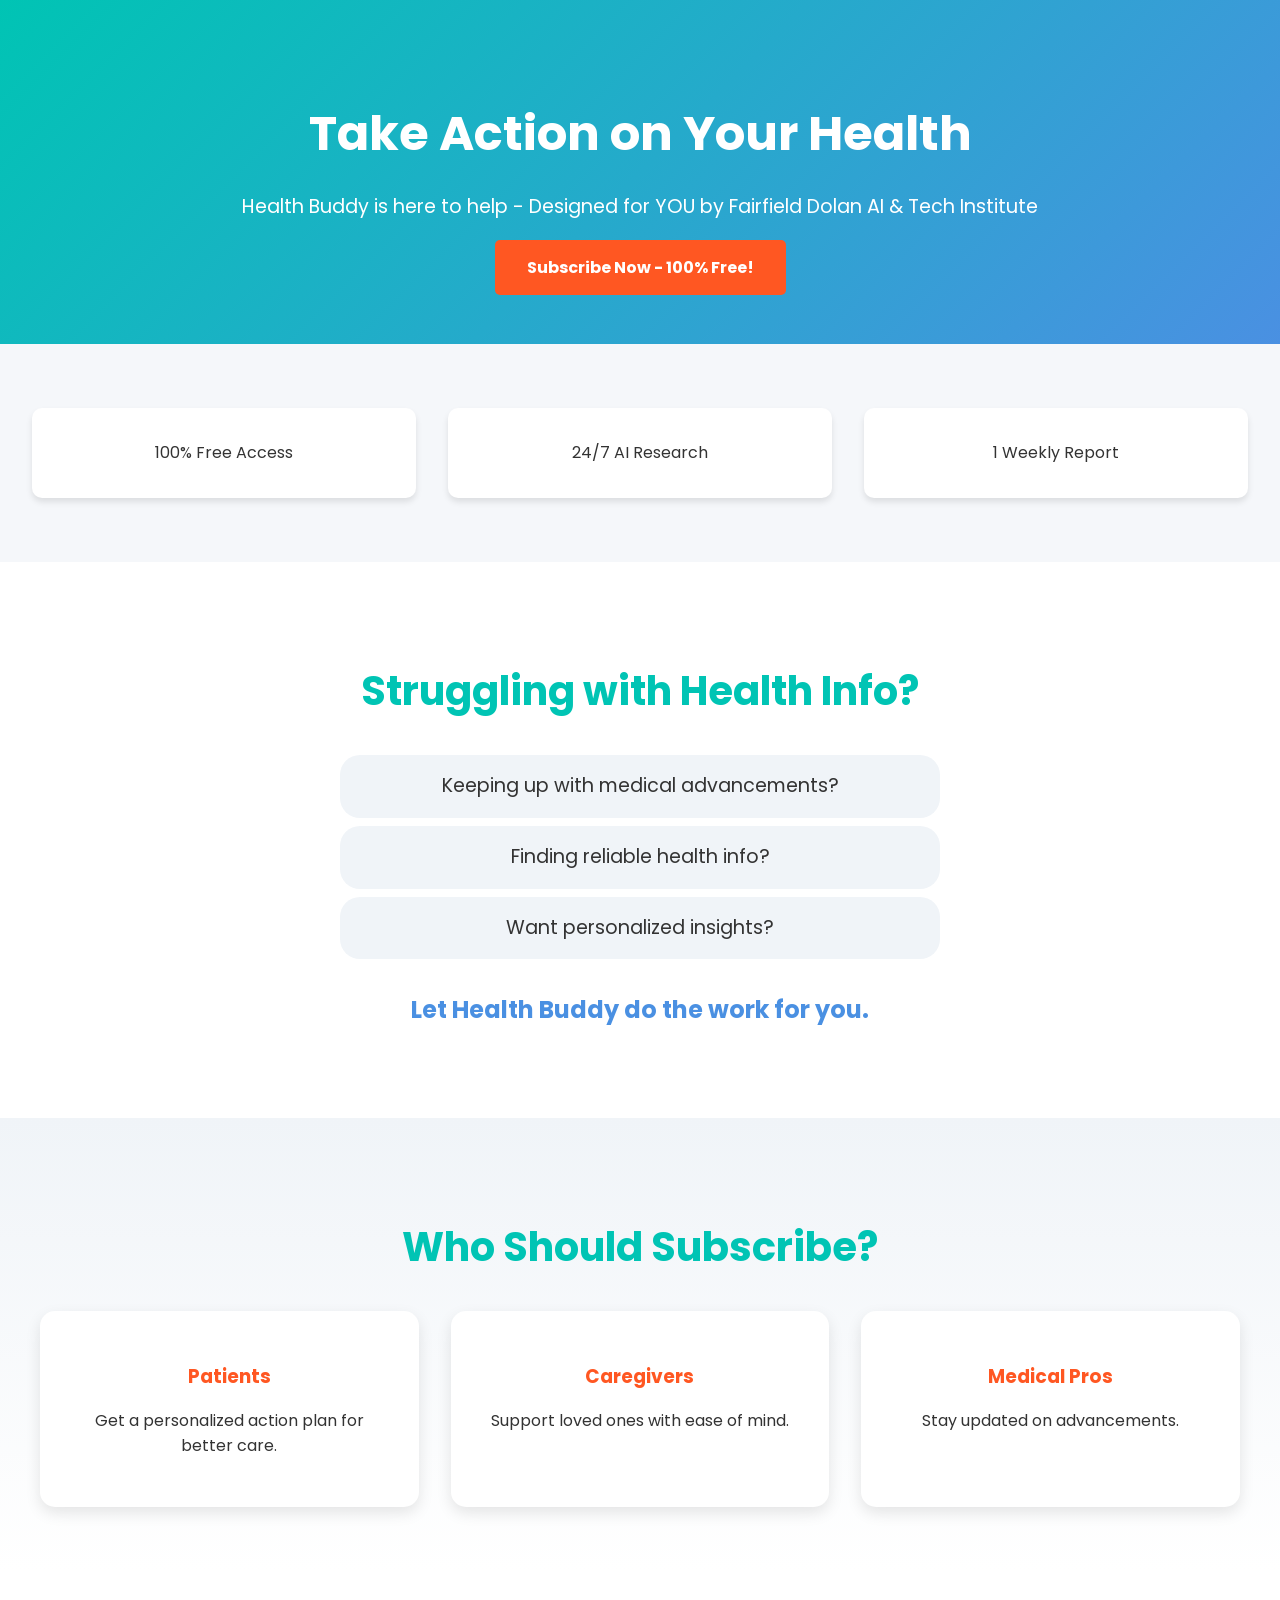
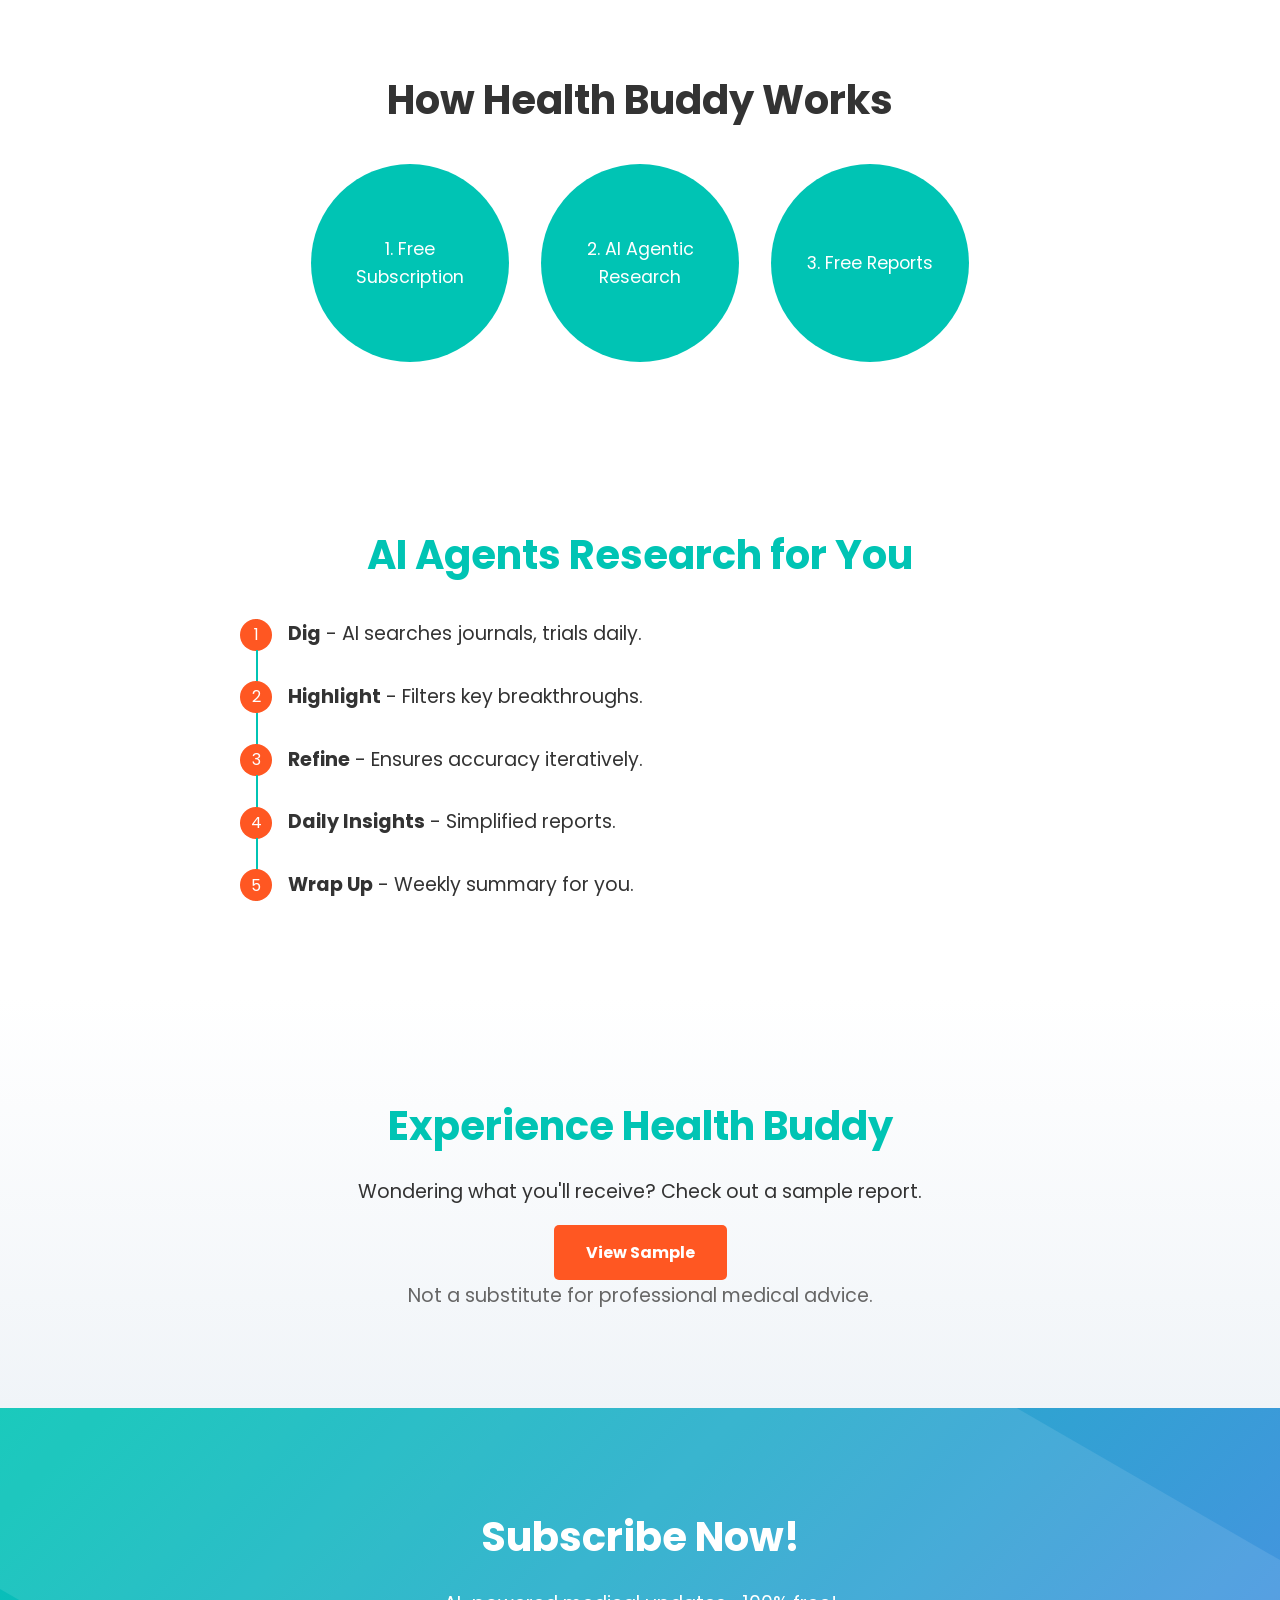
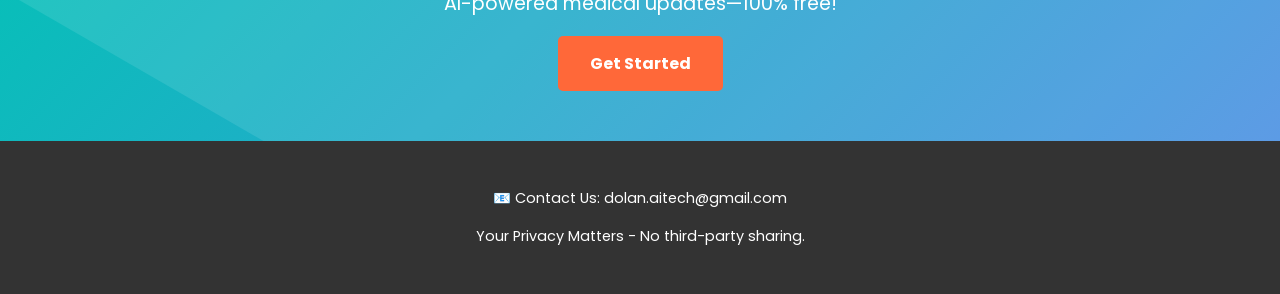
<file: index.html>
<!DOCTYPE html>
<html lang="en">
<head>
    <meta charset="UTF-8">
    <meta name="viewport" content="width=device-width, initial-scale=1.0">
    <title>Health Buddy - AI-Powered Health Insights</title>
    <link rel="stylesheet" href="styles.css">
    <link href="https://fonts.googleapis.com/css2?family=Poppins:wght@400;700&display=swap" rel="stylesheet">
</head>
<body>
    <!-- Hero Section -->
    <header class="hero">
        <h1>Take Action on Your Health</h1>
        <p>Health Buddy is here to help - Designed for YOU by Fairfield Dolan AI & Tech Institute</p>
        <a href="#subscribe" class="cta-button">Subscribe Now - 100% Free!</a>
    </header>

    <!-- Benefits Section (Original Design) -->
    <section class="benefits">
        <div class="benefit-card">100% Free Access</div>
        <div class="benefit-card">24/7 AI Research</div>
        <div class="benefit-card">1 Weekly Report</div>
    </section>

    <!-- Problem-Solution Section (Modernized) -->
    <section class="problem-solution">
        <h2>Struggling with Health Info?</h2>
        <div class="problem-list">
            <p class="problem-item">Keeping up with medical advancements?</p>
            <p class="problem-item">Finding reliable health info?</p>
            <p class="problem-item">Want personalized insights?</p>
        </div>
        <p class="solution">Let Health Buddy do the work for you.</p>
    </section>

    <!-- Who Should Subscribe Section (Modernized) -->
    <section class="who-subscribe">
        <h2>Who Should Subscribe?</h2>
        <div class="subscribe-grid">
            <div class="subscribe-card">
                <h3>Patients</h3>
                <p>Get a personalized action plan for better care.</p>
            </div>
            <div class="subscribe-card">
                <h3>Caregivers</h3>
                <p>Support loved ones with ease of mind.</p>
            </div>
            <div class="subscribe-card">
                <h3>Medical Pros</h3>
                <p>Stay updated on advancements.</p>
            </div>
        </div>
    </section>

    <!-- How It Works Section (Original Design) -->
    <section class="how-it-works">
        <h2>How Health Buddy Works</h2>
        <div class="steps">
            <div class="step">1. Free Subscription</div>
            <div class="step">2. AI Agentic Research</div>
            <div class="step">3. Free Reports</div>
        </div>
    </section>

    <!-- AI Research Process Section (Modernized) -->
    <section class="ai-research">
        <h2>AI Agents Research for You</h2>
        <div class="research-timeline">
            <div class="timeline-item">
                <span class="timeline-number">1</span>
                <p><strong>Dig</strong> - AI searches journals, trials daily.</p>
            </div>
            <div class="timeline-item">
                <span class="timeline-number">2</span>
                <p><strong>Highlight</strong> - Filters key breakthroughs.</p>
            </div>
            <div class="timeline-item">
                <span class="timeline-number">3</span>
                <p><strong>Refine</strong> - Ensures accuracy iteratively.</p>
            </div>
            <div class="timeline-item">
                <span class="timeline-number">4</span>
                <p><strong>Daily Insights</strong> - Simplified reports.</p>
            </div>
            <div class="timeline-item">
                <span class="timeline-number">5</span>
                <p><strong>Wrap Up</strong> - Weekly summary for you.</p>
            </div>
        </div>
    </section>

    <!-- Sample Report Section (Modernized) -->
    <section class="sample-report">
        <h2>Experience Health Buddy</h2>
        <p>Wondering what you'll receive? Check out a sample report.</p>
        <a href="#sample" class="cta-button">View Sample</a>
        <p class="disclaimer">Not a substitute for professional medical advice.</p>
    </section>

    <!-- Final CTA Section (Modernized) -->
    <section id="subscribe" class="final-cta">
        <h2>Subscribe Now!</h2>
        <p>AI-powered medical updates—100% free!</p>
        <a href="mailto:dolan.aitech@gmail.com" class="cta-button">Get Started</a>
    </section>

    <!-- Footer -->
    <footer>
        <p>📧 Contact Us: dolan.aitech@gmail.com</p>
        <p>Your Privacy Matters - No third-party sharing.</p>
    </footer>

    <script src="script.js"></script>
</body>
</html>
</file>
<file: styles.css>
/* Reset and Base Styles */
body {
    font-family: 'Poppins', sans-serif;
    margin: 0;
    padding: 0;
    background-color: #f5f7fa;
    color: #333;
    line-height: 1.6;
}

/* Hero Section */
.hero {
    background: linear-gradient(135deg, #00c4b4, #4a90e2);
    color: white;
    text-align: center;
    padding: 4rem 2rem;
}
.hero h1 { font-size: 3rem; margin-bottom: 1rem; }
.hero p { font-size: 1.2rem; margin-bottom: 2rem; }
.cta-button {
    background-color: #ff5722;
    color: white;
    padding: 1rem 2rem;
    text-decoration: none;
    border-radius: 5px;
    font-weight: bold;
    transition: transform 0.2s, box-shadow 0.2s;
}
.cta-button:hover { transform: scale(1.05); box-shadow: 0 4px 12px rgba(0, 0, 0, 0.2); }

/* Benefits Section (Original) */
.benefits {
    display: grid;
    grid-template-columns: repeat(auto-fit, minmax(200px, 1fr));
    gap: 2rem;
    padding: 4rem 2rem;
    text-align: center;
}
.benefit-card {
    background: white;
    padding: 2rem;
    border-radius: 10px;
    box-shadow: 0 4px 6px rgba(0, 0, 0, 0.1);
    transition: box-shadow 0.3s;
}
.benefit-card:hover { box-shadow: 0 6px 12px rgba(0, 0, 0, 0.15); }

/* Problem-Solution Section (Modern) */
.problem-solution {
    background: #fff;
    padding: 4rem 2rem;
    text-align: center;
}
.problem-solution h2 { font-size: 2.5rem; margin-bottom: 2rem; color: #00c4b4; }
.problem-list {
    max-width: 600px;
    margin: 0 auto;
}
.problem-item {
    font-size: 1.2rem;
    background: #f0f4f8;
    padding: 1rem;
    margin: 0.5rem 0;
    border-radius: 20px;
    transition: transform 0.2s;
}
.problem-item:hover { transform: translateX(10px); }
.solution {
    font-size: 1.5rem;
    font-weight: bold;
    color: #4a90e2;
    margin-top: 2rem;
}

/* Who Should Subscribe Section (Modern) */
.who-subscribe {
    padding: 4rem 2rem;
    background: linear-gradient(to bottom, #f0f4f8, #fff);
    text-align: center;
}
.who-subscribe h2 { font-size: 2.5rem; margin-bottom: 2rem; color: #00c4b4; }
.subscribe-grid {
    display: grid;
    grid-template-columns: repeat(auto-fit, minmax(250px, 1fr));
    gap: 2rem;
    max-width: 1200px;
    margin: 0 auto;
}
.subscribe-card {
    background: white;
    padding: 2rem;
    border-radius: 15px;
    box-shadow: 0 6px 15px rgba(0, 0, 0, 0.1);
    transition: transform 0.3s, box-shadow 0.3s;
}
.subscribe-card:hover {
    transform: translateY(-10px);
    box-shadow: 0 10px 20px rgba(0, 0, 0, 0.15);
}
.subscribe-card h3 { color: #ff5722; margin-bottom: 1rem; }

/* How It Works Section (Original) */
.how-it-works {
    background-color: #fff;
    padding: 4rem 2rem;
    text-align: center;
}
.how-it-works h2 { font-size: 2.5rem; margin-bottom: 2rem; }
.steps {
    display: flex;
    flex-wrap: wrap;
    justify-content: center;
    gap: 2rem;
}
.step {
    background: #00c4b4;
    color: white;
    padding: 1.5rem;
    border-radius: 50%;
    width: 150px;
    height: 150px;
    display: flex;
    align-items: center;
    justify-content: center;
    font-size: 1.1rem;
}

/* AI Research Process Section (Modern) */
.ai-research {
    padding: 4rem 2rem;
    background: #fff;
    text-align: center;
}
.ai-research h2 { font-size: 2.5rem; margin-bottom: 2rem; color: #00c4b4; }
.research-timeline {
    max-width: 800px;
    margin: 0 auto;
    position: relative;
}
.timeline-item {
    display: flex;
    align-items: center;
    margin: 2rem 0;
    padding-left: 3rem;
    position: relative;
}
.timeline-number {
    background: #ff5722;
    color: white;
    width: 2rem;
    height: 2rem;
    border-radius: 50%;
    display: flex;
    align-items: center;
    justify-content: center;
    position: absolute;
    left: 0;
}
.timeline-item p { font-size: 1.2rem; margin: 0; }
.timeline-item:before {
    content: '';
    position: absolute;
    left: 1rem;
    top: -2rem;
    bottom: -2rem;
    width: 2px;
    background: #00c4b4;
}
.timeline-item:first-child:before { top: 0; }
.timeline-item:last-child:before { bottom: 0; }

/* Sample Report Section (Modern) */
.sample-report {
    background: linear-gradient(to bottom, #fff, #f0f4f8);
    padding: 4rem 2rem;
    text-align: center;
}
.sample-report h2 { font-size: 2.5rem; margin-bottom: 1rem; color: #00c4b4; }
.sample-report p { font-size: 1.2rem; margin-bottom: 2rem; }
.disclaimer { font-size: 0.9rem; color: #666; margin-top: 1rem; }

/* Final CTA Section (Modern) */
.final-cta {
    background: linear-gradient(135deg, #00c4b4, #4a90e2);
    color: white;
    padding: 4rem 2rem;
    text-align: center;
    position: relative;
    overflow: hidden;
}
.final-cta h2 { font-size: 2.5rem; margin-bottom: 1rem; }
.final-cta p { font-size: 1.2rem; margin-bottom: 2rem; }
.final-cta:before {
    content: '';
    position: absolute;
    top: -50%;
    left: -50%;
    width: 200%;
    height: 200%;
    background: rgba(255, 255, 255, 0.1);
    transform: rotate(30deg);
    animation: shine 3s infinite;
}
@keyframes shine {
    0% { transform: translateX(-100%) rotate(30deg); }
    50% { transform: translateX(100%) rotate(30deg); }
    100% { transform: translateX(-100%) rotate(30deg); }
}

/* Footer */
footer {
    background: #333;
    color: white;
    text-align: center;
    padding: 2rem;
    font-size: 0.9rem;
}
</file>
